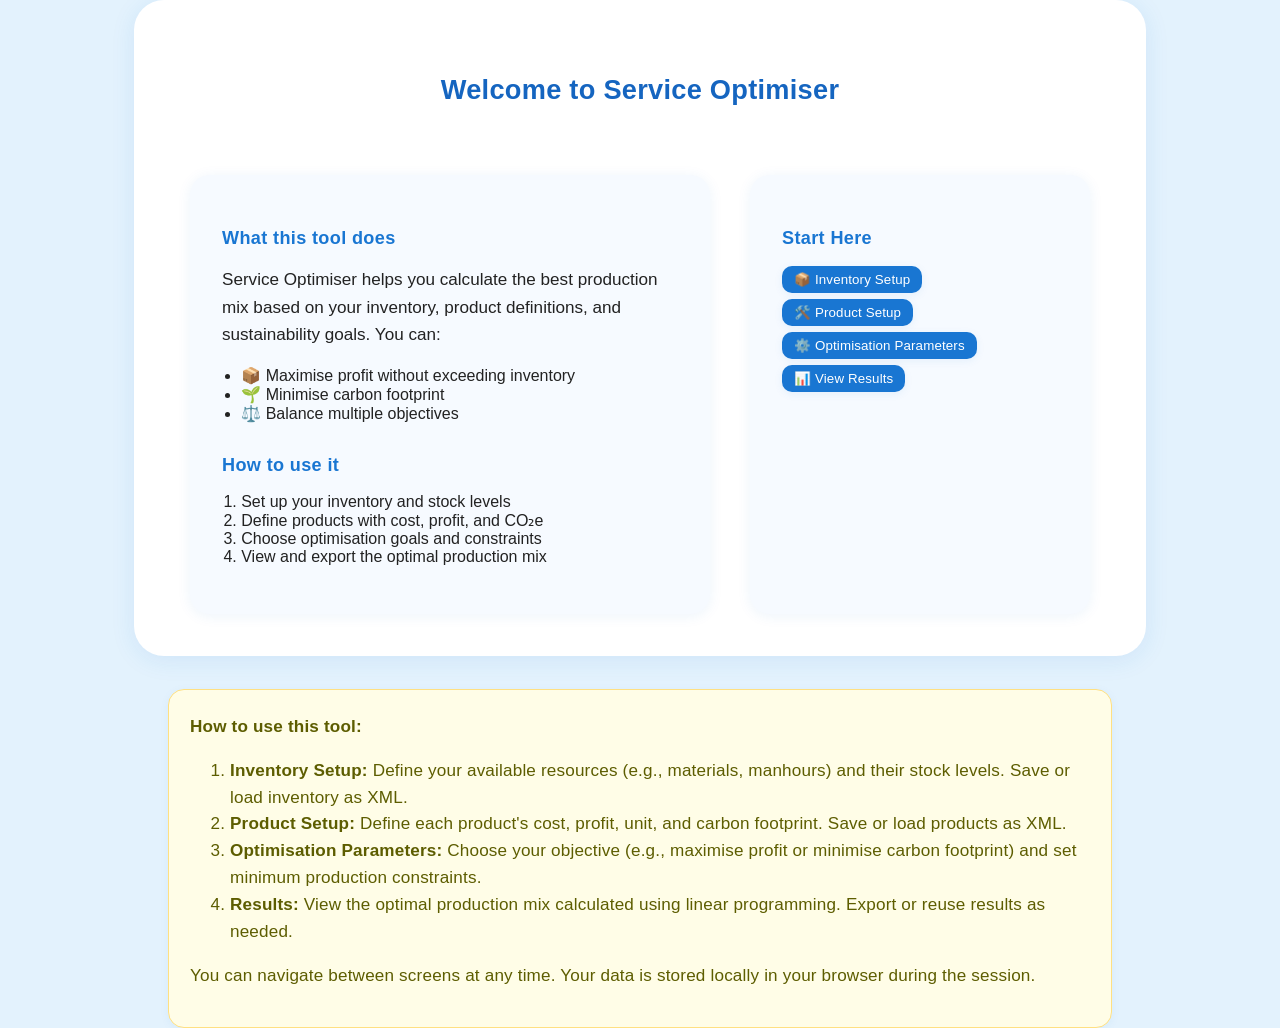
<file: version 2/index.html>
<!DOCTYPE html>
<html lang="en">
<head>
  <meta charset="UTF-8" />
  <title>Service Optimiser</title>
  <link rel="stylesheet" href="style.css" />
</head>
<body>
  <div id="app-root">
    <div class="material-card">
		<h1 class="app-content-title">Welcome to Service Optimiser</h1>

		<div class="dual-pane">
		<!-- Left: Tool Description -->
			<div class="pane pane-left">
				<h2 class="form-section-title">What this tool does</h2>
				<p style="font-size: 1.07rem; line-height: 1.6;">
					Service Optimiser helps you calculate the best production mix based on your inventory, product definitions, and sustainability goals. You can:
				</p>
				<ul style="margin-top: 1rem; padding-left: 1.2rem;">
					<li>📦 Maximise profit without exceeding inventory</li>
					<li>🌱 Minimise carbon footprint</li>
					<li>⚖️ Balance multiple objectives</li>
				</ul>

				<h2 class="form-section-title" style="margin-top: 2rem;">How to use it</h2>
				<ol style="padding-left: 1.2rem;">
					<li>Set up your inventory and stock levels</li>
					<li>Define products with cost, profit, and CO₂e</li>
					<li>Choose optimisation goals and constraints</li>
					<li>View and export the optimal production mix</li>
				</ol>
			</div>

		<!-- Right: Navigation -->
			<div class="pane pane-right">
				<h2 class="form-section-title">Start Here</h2>
				<div class="selector-btns">
					<button onclick="navigate('inventory.html')" class="selector-btn">📦 Inventory Setup</button>
					<button onclick="navigate('products.html')" class="selector-btn">🛠️ Product Setup</button>
					<button onclick="navigate('parameters.html')" class="selector-btn">⚙️ Optimisation Parameters</button>
					<button onclick="navigate('results.html')" class="selector-btn">📊 View Results</button>
				</div>
			</div>
		</div>
    </div>

    <div class="tool-usage-note">
      <strong>How to use this tool:</strong>
      <ol>
        <li><strong>Inventory Setup:</strong> Define your available resources (e.g., materials, manhours) and their stock levels. Save or load inventory as XML.</li>
        <li><strong>Product Setup:</strong> Define each product's cost, profit, unit, and carbon footprint. Save or load products as XML.</li>
        <li><strong>Optimisation Parameters:</strong> Choose your objective (e.g., maximise profit or minimise carbon footprint) and set minimum production constraints.</li>
        <li><strong>Results:</strong> View the optimal production mix calculated using linear programming. Export or reuse results as needed.</li>
      </ol>
      <p style="margin-top: 1rem;">You can navigate between screens at any time. Your data is stored locally in your browser during the session.</p>
    </div>
  </div>

  <script>
    function navigate(page) {
      window.location.href = page;
    }
  </script>
</body>
</html>
</file>
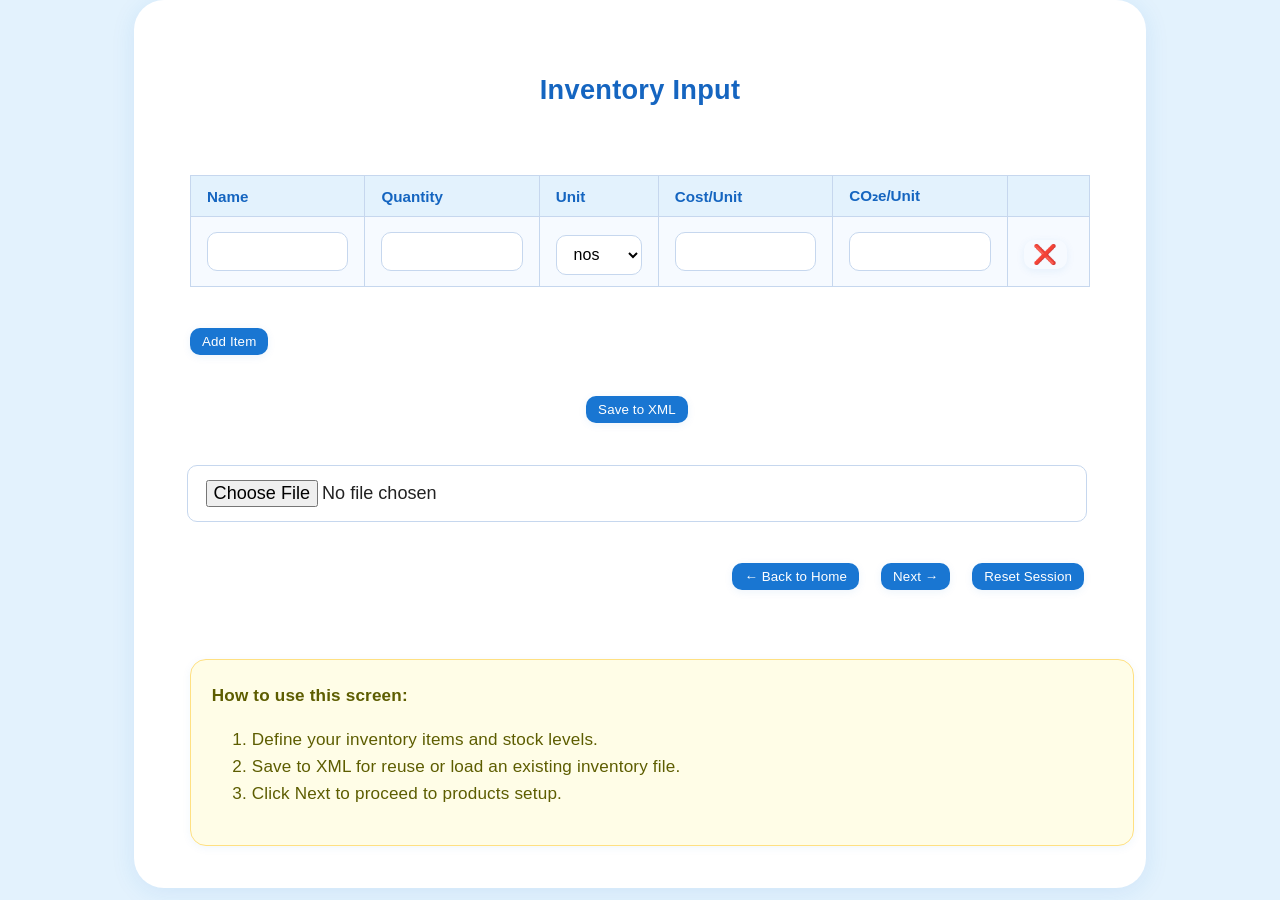
<file: version 2/inventory.html>
<!DOCTYPE html>
<html lang="en">
<head>
  <meta charset="UTF-8">
  <title>Inventory</title>
  <link rel="stylesheet" href="style.css">
</head>
<body>
  <div id="app-root">
    <div class="material-card">
      <h1 class="app-content-title">Inventory Input</h1>

		<table id="inventoryTable">
		<thead>
		<tr>
			<th>Name</th>
			<th>Quantity</th>
			<th>Unit</th>
			<th>Cost/Unit</th>
			<th>CO₂e/Unit</th>
			<th></th> <!-- for remove icon -->
		</tr>
		</thead>
		<tbody></tbody>
		</table>

		<div style="width: 100%; display: flex; justify-content: flex-start;">
			<button id="add-inventory-btn">Add Item</button>
		</div>

		<button id="save-inventory-btn">Save to XML</button>
		<input type="file" id="load-inventory-file" accept=".xml">
		<div style="display: flex; gap: 1rem; justify-content: flex-end; width: 100%;">
			<button onclick="window.location.href='index.html'" class="selector-btn">← Back to Home</button>
			<button id="next-to-products-btn">Next →</button>
			<button onclick="sessionStorage.clear(); location.reload();">Reset Session</button>
		</div>

    <div class="tool-usage-note">
      <strong>How to use this screen:</strong>
      <ol>
        <li>Define your inventory items and stock levels.</li>
        <li>Save to XML for reuse or load an existing inventory file.</li>
        <li>Click Next to proceed to products setup.</li>
      </ol>
    </div>
  </div>

  <script src="inventory.js"></script>
</body>
</html>
</file>
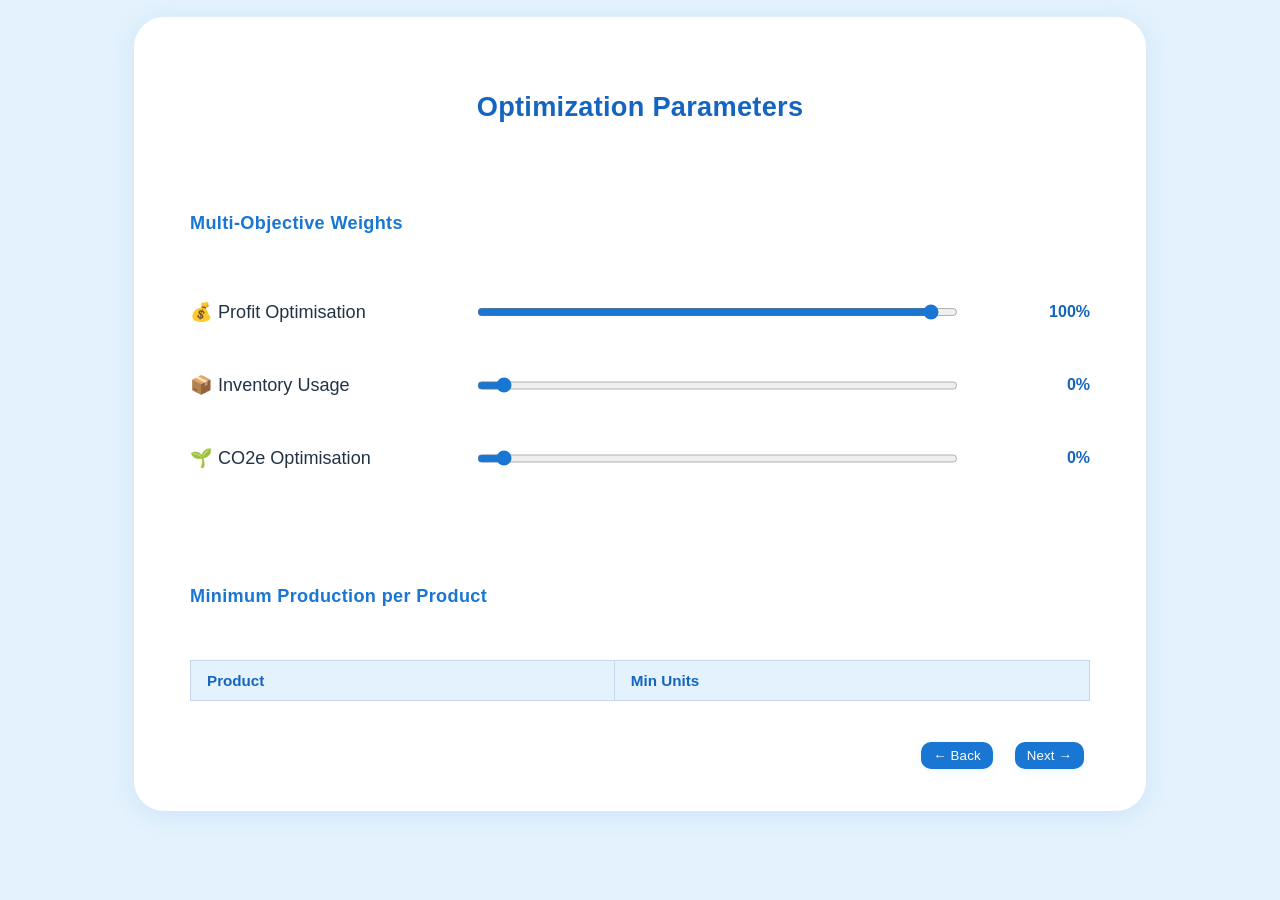
<file: version 2/parameters.html>
<!DOCTYPE html>
<html lang="en">
<head>
  <meta charset="UTF-8">
  <title>Optimization Parameters</title>
  <link rel="stylesheet" href="style.css">
</head>
<body>
  <div id="app-root">
    <div class="material-card">
      <h1 class="app-content-title">Optimization Parameters</h1>
	  
		<h2 class="form-section-title">Multi-Objective Weights</h2>
		<div class="slider-form">
			<div class="slider-row">
				<label for="weight-profit">💰 Profit Optimisation</label>
				<input type="range" id="weight-profit" min="0" max="100" value="100" oninput="updateLabel('profit')">
				<span id="label-profit">100%</span>
			</div>
			<div class="slider-row">
				<label for="weight-inventory">📦 Inventory Usage</label>
				<input type="range" id="weight-inventory" min="0" max="100" value="0" oninput="updateLabel('inventory')">
				<span id="label-inventory">0%</span>
			</div>
			<div class="slider-row">
				<label for="weight-carbon">🌱 CO2e Optimisation</label>
				<input type="range" id="weight-carbon" min="0" max="100" value="0" oninput="updateLabel('carbon')">
				<span id="label-carbon">0%</span>
			</div>
		</div>

      <h2 class="form-section-title">Minimum Production per Product</h2>
      <table id="constraintsTable">
        <thead>
          <tr>
            <th>Product</th>
            <th>Min Units</th>
          </tr>
        </thead>
        <tbody></tbody>
      </table>

		<div style="display: flex; gap: 1rem; justify-content: flex-end; width: 100%;">
			<button id="back-to-products-btn" class="selector-btn">← Back</button>
			<button id="apply-parameters-btn" class="selector-btn">Next →</button>
		</div>

    </div>
  </div>

  <script src="parameters.js"></script>
</body>
</html>
</file>
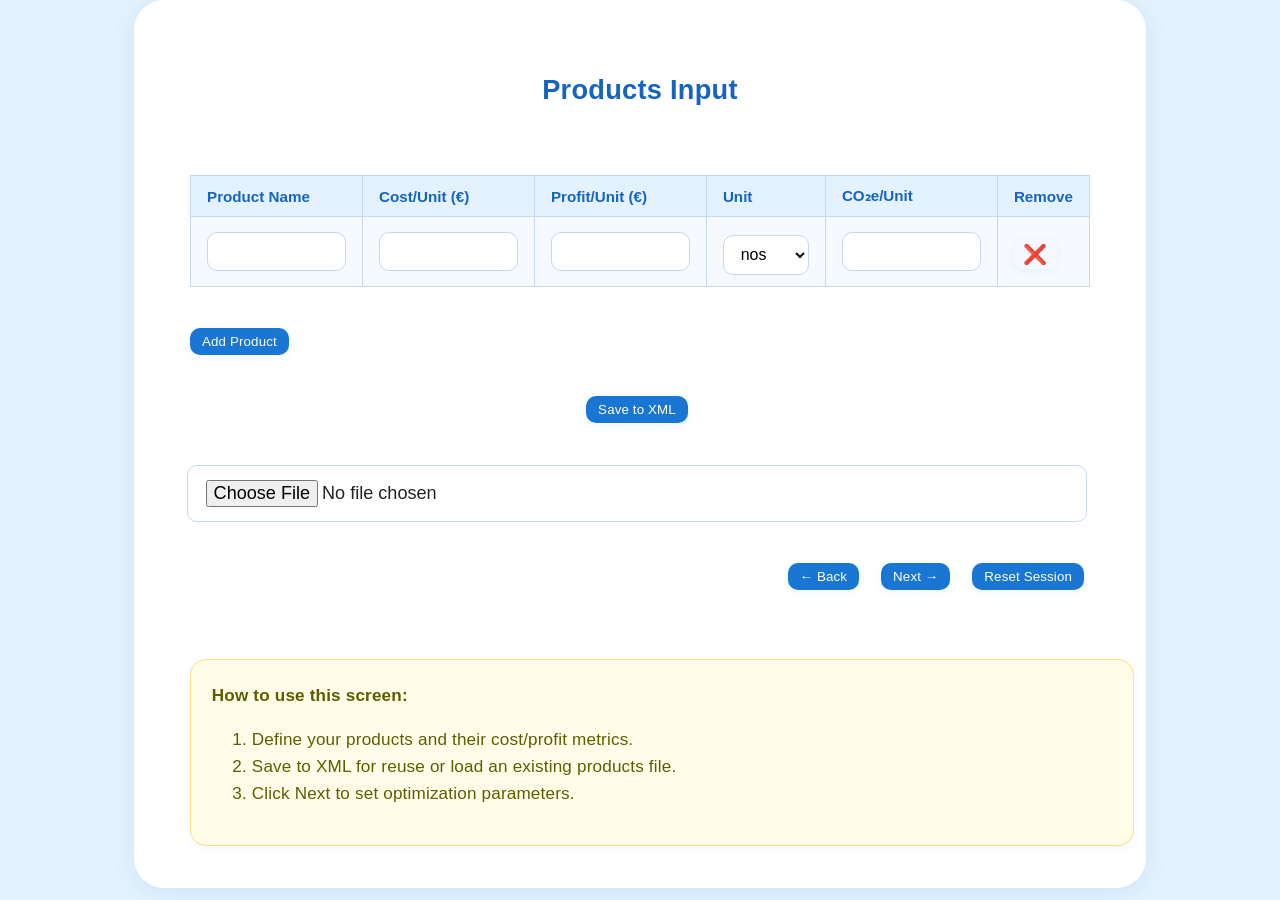
<file: version 2/products.html>
<!DOCTYPE html>
<html lang="en">
<head>
  <meta charset="UTF-8">
  <title>Products</title>
  <link rel="stylesheet" href="style.css">
</head>
<body>
  <div id="app-root">
    <div class="material-card">
      <h1 class="app-content-title">Products Input</h1>

      <table id="productsTable">
        <thead>
          <tr>
            <th>Product Name</th>
            <th>Cost/Unit (€)</th>
            <th>Profit/Unit (€)</th>
            <th>Unit</th>
            <th>CO₂e/Unit</th>
            <!-- Inventory usage headers will be injected here -->
            <th>Remove</th>
          </tr>
        </thead>
        <tbody></tbody>
      </table>

      <div style="width: 100%; display: flex; justify-content: flex-start;">
        <button id="add-product-btn">Add Product</button>
      </div>

      <button id="save-products-btn">Save to XML</button>
      <input type="file" id="load-products-file" accept=".xml">

      <div style="display: flex; gap: 1rem; justify-content: flex-end; width: 100%;">
        <button id="back-to-inventory-btn" class="selector-btn">← Back</button>
        <button id="next-to-parameters-btn" class="selector-btn">Next →</button>
        <button onclick="sessionStorage.clear(); location.reload();">Reset Session</button>
      </div>

      <div class="tool-usage-note">
        <strong>How to use this screen:</strong>
        <ol>
          <li>Define your products and their cost/profit metrics.</li>
          <li>Save to XML for reuse or load an existing products file.</li>
          <li>Click Next to set optimization parameters.</li>
        </ol>
      </div>
    </div>
  </div>

  <script src="products.js"></script>
</body>
</html>
</file>
<file: version 2/style.css>
:root {
  --primary-blue: #1976d2;
  --primary-blue-dark: #1565c0;
  --primary-blue-light: #e3f2fd;
  --primary-accent: #2196f3;
  --surface: #fff;
  --on-primary: #fff;
  --on-surface: #222;
  --danger: #e43f5a;
  --danger-hover: #b90e2b;
  --card-shadow: 0 4px 24px 0 rgba(25, 118, 210, 0.10);
}

body {
  background: var(--primary-blue-light);
  font-family: 'Roboto', Arial, sans-serif;
  margin: 0;
  min-height: 100vh;
  color: var(--on-surface);
  box-sizing: border-box;
}

#app-root {
  min-height: 92vh;
  display: flex;
  flex-direction: column;
  align-items: center;
  justify-content: center;
}

.material-card {
  background: var(--surface);
  border-radius: 30px;
  box-shadow: var(--card-shadow);
  padding: 3.5rem 3.5rem 2.6rem 3.5rem;
  min-width: 340px;
  max-width: 900px;
  width: 100%;
  display: flex;
  flex-direction: column;
  align-items: center;
  gap: 2.2rem;
  position: relative;
}

.tool-usage-note {
  background: #fffde7;
  color: #5d5d00;
  border-radius: 16px;
  border: 1.5px solid #ffe082;
  box-shadow: 0 2px 10px 0 rgba(25, 118, 210, 0.06);
  padding: 1.45rem 1.3rem 1.25rem 1.3rem;
  font-size: 1.07rem;
  width: 100%;
  max-width: 900px;
  text-align: left;
  margin: 2.1rem auto 0 auto;
  line-height: 1.57;
  letter-spacing: 0.01em;
}

.app-content-title {
  font-size: 1.7rem;
  font-weight: 800;
  color: var(--primary-blue-dark);
  margin-bottom: 2.1rem;
  text-align: center;
  letter-spacing: 0.01em;
}

.form-section-title {
  color: var(--primary-blue);
  font-weight: 700;
  font-size: 1.13rem;
  margin-bottom: 1.1rem;
  margin-top: 2.2rem;
  width: 100%;
  text-align: left;
  letter-spacing: 0.02em;
}

.form-section-title:first-of-type {
  margin-top: 1.3rem;
}

.divider {
  border: none;
  border-top: 1.8px solid #e3eaf4;
  margin: 2.2rem 0 2.2rem 0;
  width: 100%;
}

table {
  width: 100%;
  border-collapse: collapse;
}

th,
td {
  border: 1px solid #c6d7ee;
  padding: 0.7rem 1rem;
  background: #f6faff;
  text-align: left;
}

button,
input[type="file"],
select {
  margin-right: 6px;
  margin-top: 6px;
}

button {
  padding: 6px 12px;
  cursor: pointer;
  border: none;
  border-radius: 10px;
  background: var(--primary-blue);
  color: var(--on-primary);
  letter-spacing: 0.01em;
  box-shadow: 0 2px 8px 0 rgba(25, 118, 210, 0.08);
  transition: background 0.18s;
}

button:hover:not(:disabled) {
  background: var(--primary-accent);
}

input,
select {
  padding: 0.9rem 1.1rem;
  font-size: 1.13rem;
  border: 1.7px solid #c6d7ee;
  border-radius: 10px;
  width: 100%;
  box-sizing: border-box;
  background: #fff;
  transition: border 0.2s, box-shadow 0.2s;
}

input:focus,
select:focus {
  border-color: var(--primary-blue);
  box-shadow: 0 2px 8px 0 #bbdefb66;
}

.back-btn {
  background: none;
  color: var(--primary-blue-dark);
  font-size: 1rem;
  padding: 0.5rem 0;
  display: flex;
  align-items: center;
  align-self: flex-start;
  margin-bottom: 0.7rem;
  font-weight: 500;
  transition: color 0.18s;
}

.back-btn .material-icons {
  font-size: 1.2rem;
  margin-right: 0.3rem;
}

.back-btn:hover {
  color: var(--primary-accent);
}

.footer {
  text-align: center;
  color: #8fa5c5;
  margin: 2rem 0 1rem 0;
  font-size: 0.97rem;
  letter-spacing: 0.05em;
}

@media (max-width: 1000px) {
  .material-card,
  .tool-usage-note {
    max-width: 98vw;
    box-sizing: border-box;
    padding-left: 0.6rem;
    padding-right: 0.6rem;
  }
}

@media (max-width: 700px) {
  .material-card,
  .tool-usage-note {
    padding: 1.3rem 0.6rem 1rem 0.6rem;
    min-width: unset;
    max-width: 98vw;
    border-radius: 0;
  }

  .app-content-title {
    font-size: 1.13rem;
  }

  .tool-usage-note {
    font-size: 0.98rem;
  }
}

.remove-btn {
  background: none;
  border: none;
  font-size: 1.2rem;
  color: var(--danger);
  cursor: pointer;
  padding: 0.2rem 0.6rem;
  transition: color 0.2s;
}
.remove-btn:hover {
  color: var(--danger-hover);
}
.selector-btn {
  display: flex;
  align-items: center;
  justify-content: center;
  gap: 0.4rem;
}

.dual-pane {
  display: flex;
  gap: 2rem;
  width: 100%;
  justify-content: space-between;
  flex-wrap: wrap;
}

.pane {
  background: #f6faff;
  border-radius: 20px;
  padding: 2rem;
  box-shadow: 0 2px 14px rgba(25, 118, 210, 0.08);
  flex: 1 1 400px;
  min-width: 300px;
  box-sizing: border-box;
}

.pane-left {
  max-width: 520px;
}

.pane-right {
  max-width: 340px;
}

@media (max-width: 800px) {
  .dual-pane {
    flex-direction: column;
  }
}

.slider-form {
  display: flex;
  flex-direction: column;
  gap: 1.4rem;
  width: 100%;
  margin-bottom: 2rem;
}

.slider-row {
  display: flex;
  align-items: center;
  gap: 1.2rem;
}

.slider-row label {
  flex: 1.2;
  font-size: 1.13rem;
  font-weight: 500;
  color: #234;
  text-align: left;
}

.slider-row input[type="range"] {
  flex: 2;
  accent-color: var(--primary-blue);
}

.slider-row span {
  flex: 0.5;
  font-weight: 600;
  color: var(--primary-blue-dark);
  text-align: right;
}

input[type="number"],
input[type="text"],
select {
  min-width: 80px;
  padding: 0.6rem 0.8rem;
  font-size: 1rem;
}

th {
  font-weight: 600;
  font-size: 0.95rem;
  background: #e3f2fd;
  color: #1565c0;
}
</file>
